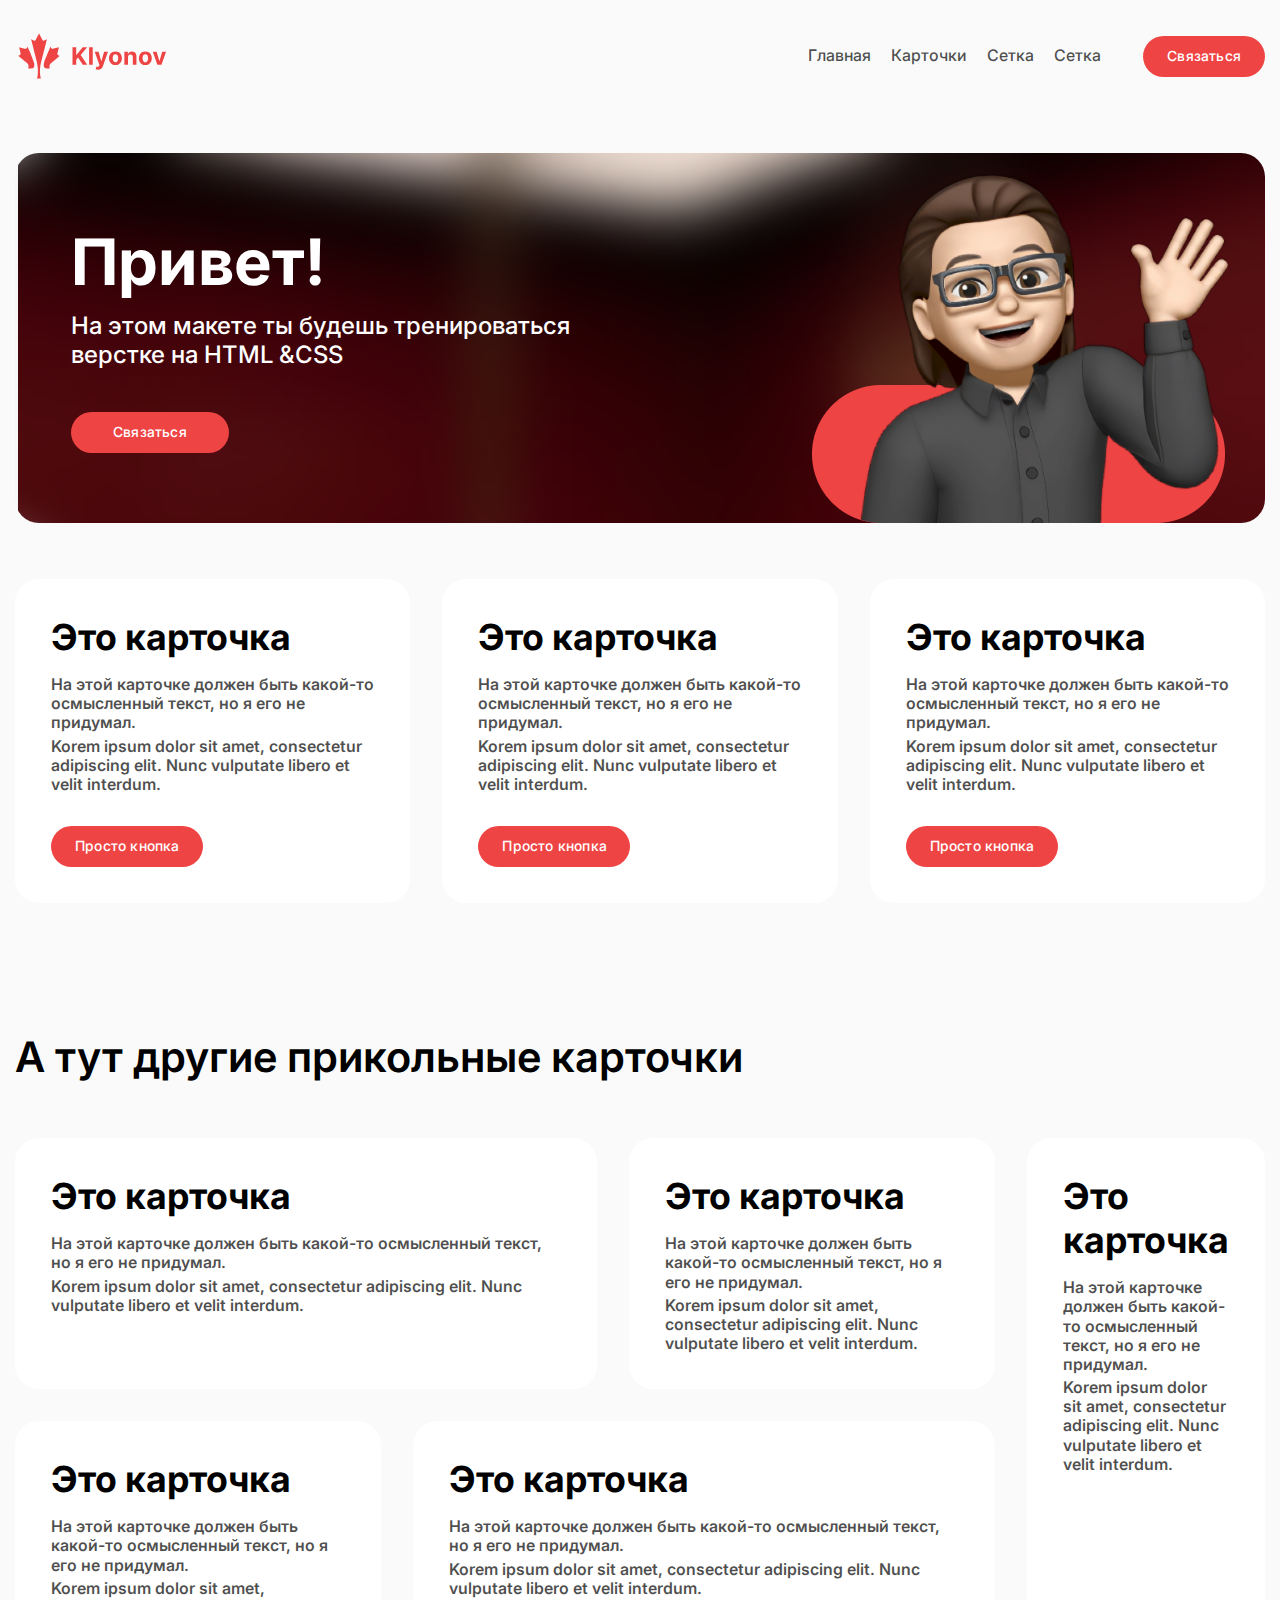
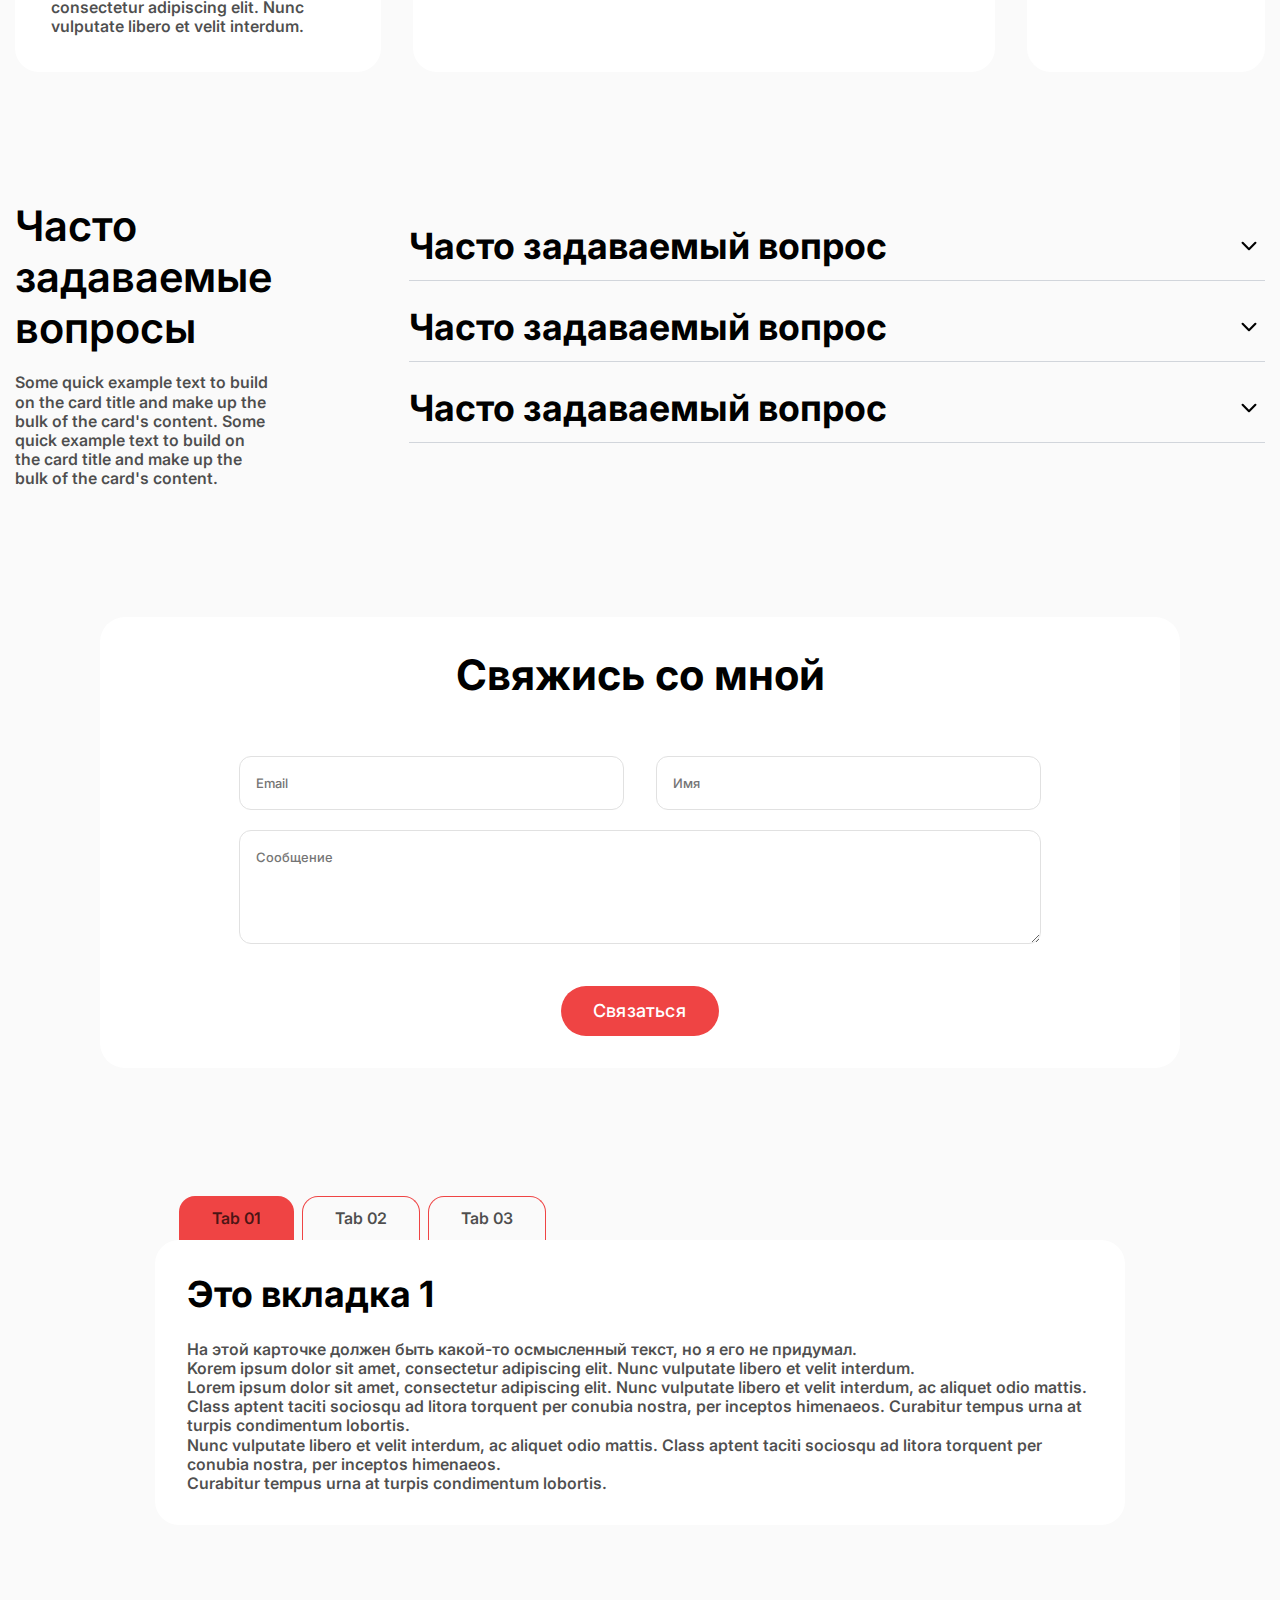
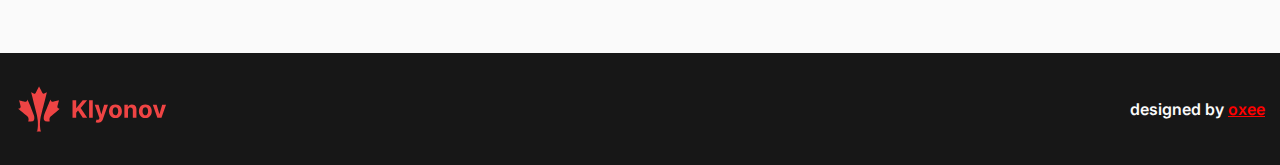
<file: index.html>
<!DOCTYPE html>
<html lang="en">

<head>
    <meta charset="UTF-8">
    <meta name="viewport" content="width=device-width, initial-scale=1.0">
    <title>Homework</title>

    <link href="./css/style.css" rel="stylesheet">
</head>

<body class="body">
    <div class="wrapper">
        <header class="header">
            <div class="container">
                <div class="header__top-inner">
                    <a href="#" class="header__logo">
                        <img src="./image/logo.svg" alt="Логотип">
                    </a>
                    <nav class="nav">
                        <ul class="nav__list">
                            <li class="nav__items">
                                <a href="#" class="nav__link">
                                    Главная
                                </a>
                            </li>
                            <li class="nav__items">
                                <a href="#" class="nav__link ">
                                    Карточки
                                </a>
                            </li>
                            <li class="nav__items">
                                <a href="#" class="nav__link">
                                    Сетка
                                </a>
                            </li>
                            <li class="nav__items">
                                <a href="#" class="nav__link">
                                    Сетка
                                </a>
                            </li>
                        </ul>
                        <button class="nav__button button">
                            Связаться
                        </button>
                    </nav>
                    <a href="#" class="burger-icon">
                        <span></span>
                    </a>
                </div>
            </div>
        </header>
        <main class="main">
            <section class="main__hero hero">
                <div class="container">
                    <div class="hero__inner">
                        <div class="hero__content">
                            <h1 class="hero__title title">
                                Привет!
                            </h1>
                            <p class="hero__text">
                                На&nbsp;этом макете ты&nbsp;будешь тренироваться верстке на&nbsp;HTML&nbsp;&amp;CSS
                            </p>
                            <button class="hero__button button">
                                Связаться
                            </button>
                        </div>
                        <div class="hero__img">
                            <img src="./image/Man.png" alt="">
                        </div>
                    </div>
                    <div class="hero__cards cards">
                        <div class="card">
                            <div class="card__content">
                                <h3 class="card__title title">Это карточка</h3>
                                <p class="card__text">На этой карточке должен быть какой-то осмысленный текст, но я
                                    его
                                    не придумал.</p>
                                <p class="card__text"> Korem ipsum dolor sit amet, consectetur adipiscing elit. Nunc
                                    vulputate libero
                                    et
                                    velit interdum.
                                </p>
                            </div>
                            <button class="card__button button">Просто кнопка</button>
                        </div>
                        <div class="card">
                            <div class="card__content">
                                <h3 class="card__title title">Это карточка</h3>
                                <p class="card__text">На этой карточке должен быть какой-то осмысленный текст, но я
                                    его
                                    не придумал.</p>
                                <p class="card__text"> Korem ipsum dolor sit amet, consectetur adipiscing elit. Nunc
                                    vulputate libero
                                    et
                                    velit interdum.
                                </p>
                            </div>
                            <button class="card__button button">Просто кнопка</button>
                        </div>
                        <div class="card">
                            <div class="card__content">
                                <h3 class="card__title title">Это карточка</h3>
                                <p class="card__text">На этой карточке должен быть какой-то осмысленный текст, но я
                                    его
                                    не придумал.</p>
                                <p class="card__text"> Korem ipsum dolor sit amet, consectetur adipiscing elit. Nunc
                                    vulputate libero
                                    et
                                    velit interdum.
                                </p>
                            </div>
                            <button class="card__button button">Просто кнопка</button>
                        </div>
                    </div>
                </div>
            </section>
            <section class="main__content content">
                <div class="container">
                    <div class="content-inner">
                        <h2 class="content__title title">
                            А тут другие прикольные карточки
                        </h2>
                        <div class="content__grid grid">
                            <div class="grid__card ">
                                <div class="grid__card-content">
                                    <h3 class="grid__card-title title">Это карточка</h3>
                                    <p>На этой карточке должен быть какой-то осмысленный текст, но я его не придумал.
                                    </p>
                                    <p>Korem ipsum dolor sit amet, consectetur adipiscing elit. Nunc vulputate libero et
                                        velit interdum.</p>
                                </div>
                            </div>
                            <div class="grid__card">
                                <div class="grid__card-content">
                                    <h3 class="grid__card-title title">Это карточка</h3>
                                    <p>На этой карточке должен быть какой-то осмысленный текст, но я его не придумал.
                                    </p>
                                    <p>Korem ipsum dolor sit amet, consectetur adipiscing elit. Nunc vulputate libero et
                                        velit interdum.</p>
                                </div>
                            </div>
                            <div class="grid__card">
                                <div class="grid__card-content">
                                    <h3 class="grid__card-title title">Это карточка</h3>
                                    <p>На этой карточке должен быть какой-то осмысленный текст, но я его не придумал.
                                    </p>
                                    <p>Korem ipsum dolor sit amet, consectetur adipiscing elit. Nunc vulputate libero et
                                        velit interdum.</p>
                                </div>
                            </div>
                            <div class="grid__card">
                                <div class="grid__card-content">
                                    <h3 class="grid__card-title title">Это карточка</h3>
                                    <p>На этой карточке должен быть какой-то осмысленный текст, но я его не придумал.
                                    </p>
                                    <p>Korem ipsum dolor sit amet, consectetur adipiscing elit. Nunc vulputate libero et
                                        velit interdum.</p>
                                </div>
                            </div>
                            <div class="grid__card">
                                <div class="grid__card-content">
                                    <h3 class="grid__card-title title">Это карточка</h3>
                                    <p>На этой карточке должен быть какой-то осмысленный текст, но я его не придумал.
                                    </p>
                                    <p>Korem ipsum dolor sit amet, consectetur adipiscing elit. Nunc vulputate libero et
                                        velit interdum.</p>
                                </div>
                            </div>
                        </div>
                    </div>
                </div>
            </section>
            <section class="main__faq faq">
                <div class="container">
                    <div class="faq__inner">
                        <div class="faq__content">
                            <h2 class="faq__title title">Часто задаваемые вопросы</h2>
                            <p>
                                Some quick example text to build on the card title and make up the bulk of the card's
                                content. Some quick example text to build on the card title and make up the bulk of the
                                card's content.
                            </p>
                        </div>
                        <div class="faq__accordion accordion">
                            <div class="accordion-item">
                                <button id="accordion-button-1" aria-expanded="false">
                                    <span class="accordion-title title">
                                        Часто задаваемый вопрос
                                    </span>
                                    <div class="icon" aria-hidden="true">
                                        <svg width="20" height="12" viewBox="0 0 20 12" fill="none"
                                            xmlns="http://www.w3.org/2000/svg">
                                            <path d="M2 2L10 10L18 2" stroke="black" stroke-width="2.66667"
                                                stroke-linecap="round" stroke-linejoin="round" />
                                        </svg>
                                    </div>
                                </button>
                                <div class="accordion-content">
                                    <p>Some quick example text to build on the card title and make up the bulk of the
                                        card's content. Some quick example text to build on the card title and make up
                                        the bulk of the card's content.</p>
                                </div>
                            </div>
                            <div class="accordion-item">
                                <button id="accordion-button-2" aria-expanded="false">
                                    <span class="accordion-title title">
                                        Часто задаваемый вопрос
                                    </span>
                                    <div class="icon" aria-hidden="true">
                                        <svg width="20" height="12" viewBox="0 0 20 12" fill="none"
                                            xmlns="http://www.w3.org/2000/svg">
                                            <path d="M2 2L10 10L18 2" stroke="black" stroke-width="2.66667"
                                                stroke-linecap="round" stroke-linejoin="round" />
                                        </svg>
                                    </div>
                                </button>
                                <div class="accordion-content">
                                    <p>Some quick example text to build on the card title and make up the bulk of the
                                        card's content. Some quick example text to build on the card title and make up
                                        the bulk of the card's content.</p>
                                </div>
                            </div>
                            <div class="accordion-item">
                                <button id="accordion-button-3" aria-expanded="false">
                                    <span class="accordion-title title">
                                        Часто задаваемый вопрос
                                    </span>
                                    <div class="icon" aria-hidden="true">
                                        <svg width="20" height="12" viewBox="0 0 20 12" fill="none"
                                            xmlns="http://www.w3.org/2000/svg">
                                            <path d="M2 2L10 10L18 2" stroke="black" stroke-width="2.66667"
                                                stroke-linecap="round" stroke-linejoin="round" />
                                        </svg>
                                    </div>
                                </button>
                                <div class="accordion-content">
                                    <p>Some quick example text to build on the card title and make up the bulk of the
                                        card's content. Some quick example text to build on the card title and make up
                                        the bulk of the card's content.</p>
                                </div>
                            </div>
                        </div>
                    </div>
                </div>
            </section>
            <section class="contact" id="contact">
                <div class="container">
                    <div class="contact__inner">
                        <div class="contact__body">
                            <h2 class="contact__title title">
                                Свяжись со мной
                            </h2>
                            <form class="contact__form" action="/registration" method="post">
                                <div class="contact__field">
                                    <input type="email" class="contact__input" placeholder="Email" name="Email" required>
                                    <input type="text" class="contact__input" placeholder="Имя" name="Name" required>
                                </div>
                                <textarea class="contact__message" placeholder="Сообщение" name="Message"></textarea>
                                <button class="contact__button button" type="submit">
                                    Связаться
                                </button>
                            </form>
                        </div>
                    </div>
                </div>
            </section>
            <section class="main__tabs tabs">
                <div class="container">
                    <div class="tabs__inner">
                        <ul class="tab-controls">
                            <li class="tab-controls__item">
                                <a href="#tab1" class="tab-controls__link tab-controls__link--active">
                                    Tab 01
                                </a>
                            </li>
                            <li class="tab-controls__item">
                                <a href="#tab2" class="tab-controls__link">
                                    Tab 02
                                </a>
                            </li>
                            <li class="tab-controls__item">
                                <a href="#tab3" class="tab-controls__link">
                                    Tab 03
                                </a>
                            </li>
                        </ul>
                        <div class="tab-content tab-content--show" id="tab1">
                            <h3 class="tab-content__title title">
                                Это вкладка 1
                            </h3>
                            <div class="tab-content__text">
                                На этой карточке должен быть какой-то осмысленный текст, но я его не придумал. <br>
                                Korem ipsum dolor sit amet, consectetur adipiscing elit. Nunc vulputate libero et velit
                                interdum. <br>
                                Lorem ipsum dolor sit amet, consectetur adipiscing elit. Nunc vulputate libero et velit
                                interdum, ac aliquet odio mattis. <br>
                                Class aptent taciti sociosqu ad litora torquent per conubia nostra, per inceptos
                                himenaeos. Curabitur tempus urna at turpis condimentum lobortis. <br>
                                Nunc vulputate libero et velit interdum, ac aliquet odio mattis. Class aptent taciti
                                sociosqu ad litora torquent per conubia nostra, per inceptos himenaeos. <br>
                                Curabitur tempus urna at turpis condimentum lobortis.
                            </div>
                        </div>
                        <div class="tab-content" id="tab2">
                            <h3 class="tab-content__title title">
                                Это вкладка 2
                            </h3>
                            <div class="tab-content__text">
                                На этой карточке должен быть какой-то осмысленный текст, но я его не придумал. <br>
                                Korem ipsum dolor sit amet, consectetur adipiscing elit. Nunc vulputate libero et velit
                                interdum. <br>
                                Lorem ipsum dolor sit amet, consectetur adipiscing elit. Nunc vulputate libero et velit
                                interdum, ac aliquet odio mattis. <br>
                                Class aptent taciti sociosqu ad litora torquent per conubia nostra, per inceptos
                                himenaeos. Curabitur tempus urna at turpis condimentum lobortis. <br>
                                Nunc vulputate libero et velit interdum, ac aliquet odio mattis. Class aptent taciti
                                sociosqu ad litora torquent per conubia nostra, per inceptos himenaeos. <br>
                                Curabitur tempus urna at turpis condimentum lobortis.
                            </div>
                        </div>
                        <div class="tab-content" id="tab3">
                            <h3 class="tab-content__title title">
                                Это вкладка 3
                            </h3>
                            <div class="tab-content__text">
                                <p> На этой карточке должен быть какой-то осмысленный текст, но я его не придумал. </p>
                                <p> Korem ipsum dolor sit amet, consectetur adipiscing elit. Nunc vulputate libero et
                                    velit
                                    interdum.</p>
                                <p>Korem ipsum dolor sit amet, consectetur adipiscing elit. Nunc vulputate libero et
                                    velit
                                    interdum.</p>
                                <p>Lorem ipsum dolor sit amet, consectetur adipiscing elit. Nunc vulputate libero et
                                    velit
                                    interdum, ac aliquet odio mattis. </p>
                                <p>Class aptent taciti sociosqu ad litora torquent per conubia nostra, per inceptos
                                    himenaeos. Curabitur tempus urna at turpis condimentum lobortis. </p>
                                <p>Nunc vulputate libero et velit interdum, ac aliquet odio mattis. Class aptent taciti
                                    sociosqu ad litora torquent per conubia nostra, per inceptos himenaeos. </p>
                                <p>Curabitur tempus urna at turpis condimentum lobortis.</p>
                            </div>
                        </div>
                    </div>
                </div>
            </section>
        </main>
        <footer class="footer">
            <div class="container">
                <div class="footer__inner">
                    <a href="#" class="footer__logo">
                        <img src="./image/logo.svg" alt="Логотип">
                    </a>
                    <p class="footer__text">
                        designed by <span>oxee</span>
                    </p>
                </div>
            </div>
        </footer>
        <div class="modal">
            <div class="modal__window">
                <a class="modal__cancel" href="#">
                    <svg width="24.000000" height="24.000000" viewBox="0 0 24 24" fill="none"
                        xmlns="http://www.w3.org/2000/svg" xmlns:xlink="http://www.w3.org/1999/xlink">
                        <desc>
                            Created with Pixso.
                        </desc>
                        <defs>
                            <clipPath id="clip40_216">
                                <rect id="lucide/x" rx="0.000000" width="23.000000" height="23.000000"
                                    transform="translate(0.500000 0.500000)" fill="white" fill-opacity="0" />
                            </clipPath>
                        </defs>
                        <rect id="lucide/x" rx="0.000000" width="23.000000" height="23.000000"
                            transform="translate(0.500000 0.500000)" fill="#FFFFFF" fill-opacity="0" />
                        <g clip-path="url(#clip40_216)">
                            <path id="Vector" d="M18 6L6 18M6 6L18 18" stroke="#FFFFFF" stroke-opacity="1.000000"
                                stroke-width="2.000000" stroke-linejoin="round" stroke-linecap="round" />
                        </g>
                    </svg>
                </a>
                <h2 class="modal__title title">
                    А тут другие прикольные карточки
                </h2>
                <p class="modal__text">
                    На этой карточке должен быть какой-то осмысленный текст, но я его не придумал.
                </p>
                <img src="./image/modal_img.png" alt="" class="modal__img">
                <p class="modal__text">
                    Korem ipsum dolor sit amet, consectetur adipiscing elit. Nunc vulputate libero et velit interdum.
                </p>
            </div>
        </div>
    </div>
    <script src="js/main.js"></script>
</body>

</html>
</file>
<file: css/style.css>
@import "fonts.css";
@import "reset.css";


:root {
    --color-dark: #000000;
    --color-red: #EF4444;
    --color-gray: #6B7280;
    --color-white: #FAFAFA;

    --border-radius: 222px;
}

body {
    font-family: 'Inter', 'sans-serif';
    font-weight: 600;
    font-size: 16px;
    line-height: 1.2;
    color: #000000b3;
    background-color: #FAFAFA;

}

.wrapper {
    min-height: 100%;
    width: 100%;
    overflow: hidden;
    display: flex;
    flex-direction: column;
}

.main {
    flex-grow: 1;
}

.container {
    max-width: 1666px;
    margin: 0 auto;
    padding: 0 15px;
    height: 100%;
}

.title {
    color: #000;
    font-size: 36px;
    font-weight: 700;
    line-height: 44px;
}

.button {
    display: inline-flex;
    align-items: center;
    height: 41px;
    padding-inline: 24px;
    color: #ffffff;
    font-size: 14px;
    font-weight: 500;
    line-height: 1.2;
    letter-spacing: 0.2px;
    background-color: var(--color-red);
    border-radius: var(--border-radius);
    white-space: nowrap;
    flex-shrink: 0;
}


/* ================================================= */

.header {
    padding-top: 32px;
}

.header__top-inner {
    display: flex;
    justify-content: space-between;
}

.header__logo {
    max-width: 152px;
    flex-shrink: 0;
}

.header__logo img {
    width: 100%;
}

.nav {
    display: flex;
    align-items: center;
    justify-content: center;
    gap: 42px;
}

.nav__list {
    display: flex;
    gap: 3vh 20px;
}

.nav__link {
    font-weight: 500;
    display: inline-flex;
    align-items: center;
    padding: 5px 0;
    gap: 4px;
    position: relative;
}

.nav__link:hover::after {
    content: '';
    background: currentColor;
    height: 4px;
    width: 4px;
    border-radius: 50%;
    position: absolute;
    bottom: 0;
    left: 50%;
}


.nav__link:hover {
    color: #ef4444;
}

.burger-icon {
    display: none;
    width: 50px;
    height: 50px;
    align-items: center;
    justify-content: center;
}

.burger-icon span,
.burger-icon span::before,
.burger-icon span::after {
    display: block;
    border-radius: 100px;
    height: 3px;
    width: 30px;
    background: var(--color-dark);
    transition: all 0.4s linear;
}

.burger-icon span {
    position: relative;
}

.burger-icon span::before,
.burger-icon span::after {
    content: '';
    position: absolute;
}

.burger-icon span::before {
    top: -8px;
}

.burger-icon span::after {
    bottom: -8px;
}

.body--opened-menu .burger-icon span {
    background: transparent;
}

.body--opened-menu .burger-icon span::before {
    top: 0px;
    transform: rotate(45deg);
}

.body--opened-menu .burger-icon span::after {
    bottom: 0px;
    transform: rotate(-45deg);
}

/* ================================================= */
.hero {
    margin: 73px 0 128px;
}

.hero__inner {
    max-height: 434px;
    display: flex;
    align-items: center;
    justify-content: space-between;
    gap: 30px;
    margin-bottom: 56px;

    border-radius: 24px;
    background: url("../image/border.png") 0% 25% no-repeat;

}

.hero__content {
    max-width: 524px;
    margin-left: 56px;
    justify-content: center;
    color: #ffffff;
}

.hero__title {
    font-family: 'Inter';
    color: #ffffff;
    font-size: 64px;
    font-weight: 700;
    line-height: 77px;

    margin-bottom: 12px;
}

.hero__text {
    margin-bottom: 42px;
    font-size: 24px;
    font-weight: 500;

}

.hero__button {
    width: 100%;
    max-width: 158px;
    justify-content: center;
}

.hero__img {
    margin-right: 32px;
    justify-content: center;
}

/* ================================================= */
.cards {
    display: flex;
    gap: 32px;
}

.card {
    width: 524px;
    padding: 36px;
    border-radius: 24px;
    background: #ffffff;
}

.card__content {
    margin-bottom: 32px;
    display: flex;
    flex-direction: column;
    gap: 4px;
}

.card__title {
    font-size: 36px;
    font-weight: 700;
    margin-bottom: 12px;
}

.card__button {
    width: 152px;
    font-size: 14px;
    font-weight: 500;
}

/* ================================================= */
.content {
    margin-bottom: 128px;
}

.content__title {
    font-size: 42px;
    font-weight: 600;
    line-height: 51px;
    margin-bottom: 56px;
}

.grid {
    display: grid;
    grid-template-columns: 2fr 1fr 2fr 1fr;
    gap: 32px;
}

.grid__card {
    padding: 36px;
    border-radius: 24px;
    background: #ffffff;
}

.grid__card:first-child {
    grid-column: 1 / 3;
    grid-row: 1;
}

.grid__card:nth-child(2) {
    grid-column: 3 / 4;
    grid-row: 1;
}

.grid__card:nth-child(3) {
    grid-column: 4 / 5;
    grid-row: 1 / 3;
}

.grid__card:nth-child(4) {
    grid-column: 1 / 2;
    grid-row: 2;
}

.grid__card:nth-child(5) {
    grid-column: 2 / 4;
    grid-row: 2;
}

.grid__card-title {
    font-size: 36px;
    font-weight: 700;
    margin-bottom: 12px;
}

.grid__card-content {
    display: flex;
    flex-direction: column;
    gap: 4px;
}

/* ================================================= */
.faq {
    margin-bottom: 128px;
}

.faq__inner {
    display: flex;
    justify-content: space-between;
    gap: 137px;
}

.faq__content {
    width: 405px;
}

.faq__title {
    font-size: 42px;
    font-weight: 600;
    line-height: 51px;
    margin-bottom: 20px;
}

/* ++++++++ */

.accordion {
    max-width: 1094px;


    .accordion-item {
        border-bottom: 1px solid #d1d5db;
    }

    button {
        display: flex;
        justify-content: space-between;
        gap: 15px;
        text-align: left;
        width: 100%;
        padding: 24px 0px 12px 0px;
        color: #000000;
        font-size: 30px;
        font-weight: 600;
        border: none;
        background: none;
        outline: none;
        align-items: center;

        &:hover {
            cursor: pointer;
            color: #6b7280;
        }

        .accordion-title {
            padding: 0;
        }

        .icon {
            right: 0;
            width: 32px;
            height: 32px;
            padding: 12px 8px;
            top: 35%;
            flex-shrink: 0;
            display: flex;
            align-items: center;
            justify-content: center;
            transition: all 0.1s linear;
        }

    }

    button[aria-expanded='true'] {
        color: #000000;

        .icon {
            transform: rotate(180deg);

            &::after {
                width: 0;
            }
        }

        +.accordion-content {
            opacity: 1;
            max-height: 132px;
            transition: all 0.4s linear;
            will-change: opacity, max-height;
        }
    }

    .accordion-content {
        opacity: 0;
        max-height: 0;
        overflow: hidden;
        transition: opacity 0.4s linear, max-height 0.4s linear;
        will-change: opacity, max-height;
        transition: all 0.4s linear;

        p {
            font-size: 1rem;
            font-weight: 300;
            margin: 0 0 12px;
        }
    }
}

/* ================================================= */

.contact {
    margin-bottom: 128px;
}

.contact__inner {
    display: flex;
    justify-content: center;
}

.contact__body {
    width: 100%;
    border-radius: 25px;
    background: rgb(255, 255, 255);
    max-width: 1080px;
    max-height: 452px;
    padding: 32px 139px 32px 139px;
}


.contact__title {
    font-size: 42px;
    font-weight: 700;
    line-height: 51px;
    text-align: center;
    margin-bottom: 56px;
}

.contact__form {
    display: flex;
    flex-direction: column;
    align-items: center;
}

.contact__field {
    display: flex;
    gap: 32px;
    width: 100%;
    margin-bottom: 20px;
}

.contact__input {
    display: inline-block;
    width: 100%;
    max-width: 385px;
    font-weight: 500;
    box-sizing: border-box;
    border: 1px solid rgb(225, 225, 225);
    border-radius: 12px;
    background: rgb(255, 255, 255);
    padding: 18px 32px 18px 16px;

}

.contact__message {
    width: 100%;
    height: 114px;
    box-sizing: border-box;
    border: 1px solid rgb(225, 225, 225);
    border-radius: 12px;
    background: rgb(255, 255, 255);
    padding: 18px 32px 18px 16px;
    margin-bottom: 42px;
}

.contact__button {
    width: 158px;
    height: 50px;
    font-size: 18px;
    font-weight: 500;
    padding: 14px 32px 14px 32px;
}

/* ================================================= */
.tabs {
    margin-bottom: 128px;
}

.tabs__inner {
    display: flex;
    flex-direction: column;
    justify-content: center;
}

.tab-controls {
    margin-left: 24px;
    display: flex;
    gap: 8px;
    margin: 0 164px;
}


.tab-controls__link {
    display: flex;
    flex-direction: row;
    justify-content: center;
    align-items: center;
    padding: 12px 32px;
    box-sizing: border-box;
    border-left: 1px solid rgb(239, 68, 68);
    border-right: 1px solid rgb(239, 68, 68);
    border-top: 1px solid rgb(239, 68, 68);
    border-radius: 16px 16px 0px 0px;

    transition: all 0.2s;
}

.tab-controls__link--active {
    border-radius: 16px 16px 0px 0px;
    background: rgb(239, 68, 68);
}

.tab-content {
    max-width: 1357px;
    margin: 0 140px;

    max-height: 286px;
    padding: 32px;
    display: flex;
    flex-direction: column;
    gap: 24px;
    border-radius: 24px;
    background: rgb(255, 255, 255);

    display: none;
}

.tab-content--show {
    display: flex;
}

.tab-content__title {
    font-size: 36px;
    font-weight: 700;
    line-height: 44px;
}

.tab-content__text {
    display: flex;
    flex-direction: column;
    justify-content: flex-start;
    align-items: flex-start;
    gap: 3.5px;
}

/* ================================================= */
.footer {
    background: #171717;
}

.footer__inner {
    display: flex;
    justify-content: space-between;
    align-items: center;
    padding: 32px 0;
}

.footer__logo {
    flex-shrink: 0;
    max-width: 152px;
}

.footer__logo img {
    width: 100%;
}

.footer__text {
    color: #FAFAFA;
}

.footer__text span {
    color: red;
    text-decoration: underline;
}

/* ================================================= */
.modal {
    position: fixed;
    inset: 0;
    background: #00000071;
    padding: 15px;

    display: flex;
    align-items: center;
    justify-content: center;

    opacity: 0;
    visibility: hidden;
    transition: all .6s;
}

.body--opened-modal .modal {

    opacity: 1;
    visibility: visible;
}

.modal__window {
    position: relative;
    border-radius: 24px;
    background: rgb(255, 255, 255);
    padding: 36px 36px 56px;
    max-width: 1080px;
    max-height: 895px;
    margin: 0 100px;
}

.modal__cancel {
    position: absolute;
    top: 36px;
    right: 36px;
    display: flex;
    flex-direction: row;
    justify-content: flex-start;
    align-items: center;
    padding: 12px;
    border-radius: 9999px;
    background: rgb(75, 75, 75);
}

.modal__title {
    font-size: 42px;
    font-weight: 600;
    line-height: 51px;
    margin-bottom: 32px;
    color: #000000;
}


.modal__text {
    font-size: 24px;
    font-weight: 600;
    line-height: 29px;
    color: #000000b3;
    margin-bottom: 32px;
}

.modal__text:last-child {
    margin-bottom: 0;
}

.modal__img {
    max-width: 100%;
    border-radius: 4px;
    margin-bottom: 32px;
}


/* ================================================= */

@media (max-width: 1100px) {

    .hero {
        margin: 30px 0 50px;
    }

    .card__title {
        font-size: 30px;
    }

    /* ================================================= */
    .content {
        margin-bottom: 50px;
    }

    /* ================================================= */
    .faq {
        margin-bottom: 50px;
    }

    .faq__inner {
        flex-direction: column;
        gap: 30px;
    }

    .faq__content {
        width: 100%;
    }

    .accordion-title {
        font-size: 32px;
    }

    /* ================================================= */
    .contact {
        margin-bottom: 50px;
    }

    .contact__body {
        padding: 32px 70px;
    }

    .contact__field {
        gap: 15px;
    }

    .contact__input {
        max-width: none;
    }

    /* ================================================= */
    .tabs {
        margin-bottom: 50px;
    }

    .tab-controls {
        margin: 0 auto;
        margin-left: 24px;
    }

    .tab-content {
        max-height: none;
        margin: 0 auto;
    }

    /* ================================================= */

    .modal__title {
        text-align: center;
    }

    /* ================================================= */
    .modal__window {
        padding: 36px;
        margin: 100px;
    }

    .modal__cancel {
        top: 20px;
        right: 20px;
        padding: 9px;
    }

    .modal__title {
        font-size: 36px;
        font-weight: 600;
        line-height: 44px;
        margin: 0 30px 32px;
    }

    .modal__img {
        margin-bottom: 32px;
    }

    .modal__text {
        text-align: justify;

        margin-bottom: 32px;
        font-size: 24px;
        font-weight: 600;
        line-height: 29px;
    }
}

@media (max-width: 900px) {
    .nav {
        flex-direction: column;
        justify-content: flex-start;
        gap: 30px;
        position: fixed;
        inset: 0;
        background: rgb(252, 240, 240);
        padding: 15vh 15px 30px;
        font-size: 24px;

        transform: translateY(-50%);
        opacity: 0;
        visibility: hidden;
        transition: all 0.4s linear;
    }

    .nav__list {
        flex-direction: column;
        align-items: center;
    }

    .body--opened-menu .nav {
        transform: translateY(0%);
        opacity: 1;
        visibility: visible;
    }

    .burger-icon {
        display: flex;
    }

    .hero__inner {
        justify-content: center;
    }

    .hero__button {
        margin-bottom: 12px;
    }

    .hero__content {
        display: flex;
        flex-direction: column;
        align-items: center;
        margin: 0 15px;
    }

    .hero__img {
        display: none;
    }

    .hero__text {
        text-align: center;
        margin-bottom: 20px;
    }

    .cards {
        flex-wrap: wrap;
    }

    .card {
        width: 100%;
        display: flex;
        align-items: center;
        flex-direction: column;
    }

    .card__content {
        align-items: center;
    }

    /* ================================================= */

    .content__title {
        font-size: 42px;
        text-align: center;
    }

    .grid {
        grid-template-columns: 1fr 1fr;
    }

    .grid__card:first-child,
    .grid__card:nth-child(2),
    .grid__card:nth-child(3),
    .grid__card:nth-child(4),
    .grid__card:nth-child(5) {
        grid-column: auto;
        grid-row: auto;
    }

    .grid__card-title {
        font-size: 30px;
    }

    .faq__title {
        text-align: center;
    }

    /* ================================================= */
    .modal__window {
        margin: 0 50px;
    }

    .modal__cancel {
        top: 15px;
        right: 15px;
        padding: 6px;
    }

    .modal__title {
        margin: 0 30px 15px;
    }

    .modal__img {
        margin-bottom: 15px;
    }

    .modal__text {
        margin-bottom: 15px;
    }
}

@media (max-width: 600px) {
    .grid {
        grid-template-columns: auto;
    }

    .grid__card-content {
        align-items: center;
    }

    /* ================================================= */
    .accordion-title {
        font-size: 30px;
    }

    /* ================================================= */
    .contact__body {
        max-height: none;
    }

    .contact__field {
        flex-direction: column;
    }

    /* ================================================= */
    .tab-controls {
        gap: 4px;
    }

    .tab-controls__link {
        padding: 6px 16px;
    }

    /* ================================================= */
    .tab-content__title {
        font-size: 30px;
    }

    /* ================================================= */
    .modal__window {
        padding: 20px;
        margin: 0 25px;
    }

    .modal__cancel {
        top: 10px;
        right: 10px;
        padding: 1px;
    }

    .modal__title {
        font-size: 30px;
        line-height: 36px;
        margin: 15px 30px;
    }

    

    .modal__text {
        font-size: 16px;
        line-height: 19px;
    }

}

@media (max-width: 450px) {

    .hero__title {
        font-size: 44px;
    }

    .hero__text {
        font-size: 18px;
    }

    /* ================================================= */
    .accordion-title {
        font-size: 24px;
    }

    /* ================================================= */
    .contact__title {
        font-size: 36px;
    }

    /* ================================================= */
    .tab-controls__link {
        font-size: 14px;
    }

    /* ================================================= */
    .footer__inner {
        gap: 15px;
        padding: 15px 0;
        flex-direction: column;

        font-size: 12px;
    }

    /* ================================================= */
    .modal__window {
        padding: 15px;
        margin: 0;
    }

    .modal__cancel {
        top: 10px;
        right: 10px;
        padding: 1px;
    }

}

@media (max-width: 600px) and (max-height: 600px) {
    .modal__img  {
        display: none; 
    }
}

@media (min-width: 600px) and (max-height: 600px) {
    .modal__img  {
        display: none; 
    }
    
    .modal__title {
        font-size: 36px;
        font-weight: 600;
        line-height: 44px;
        margin: 0 30px 32px;
    }

    .modal__text{
        font-size: 16px;
        line-height: 19px;
        margin-bottom: 15px;
    }
}
</file>
